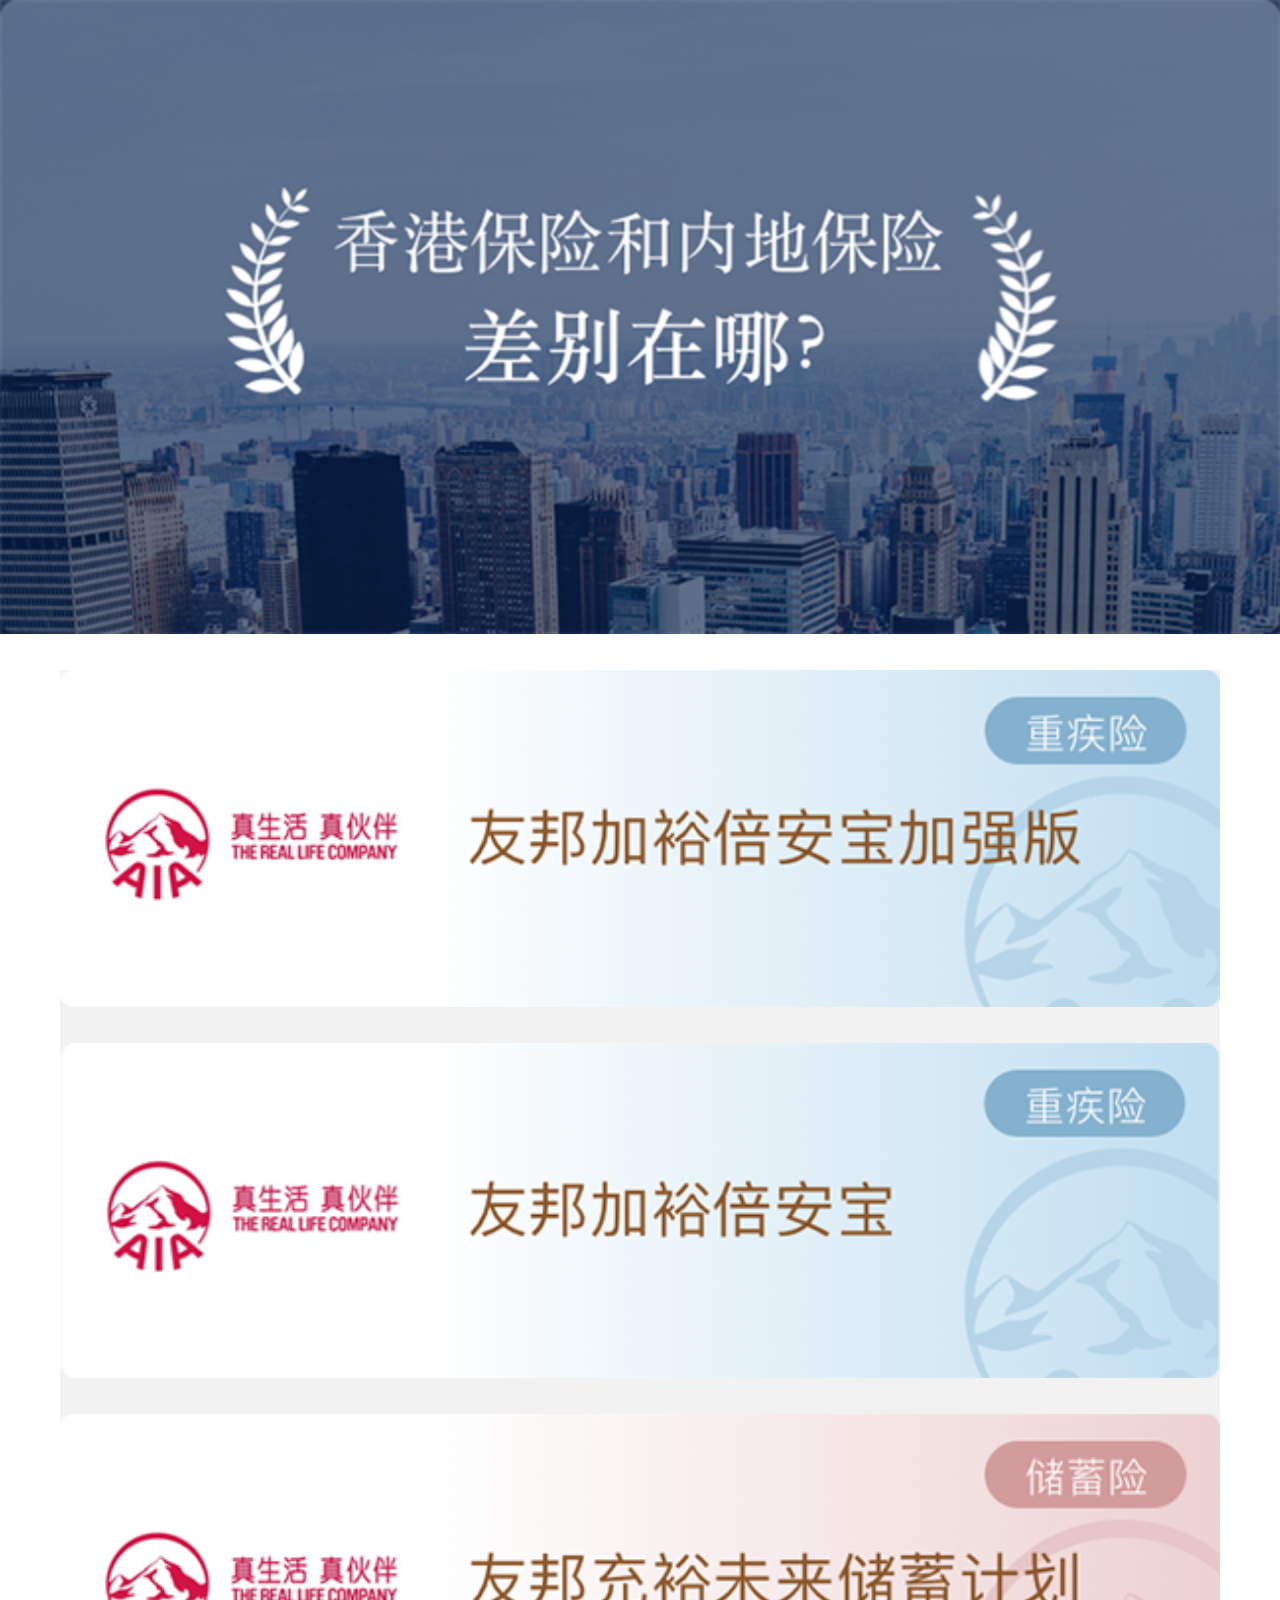
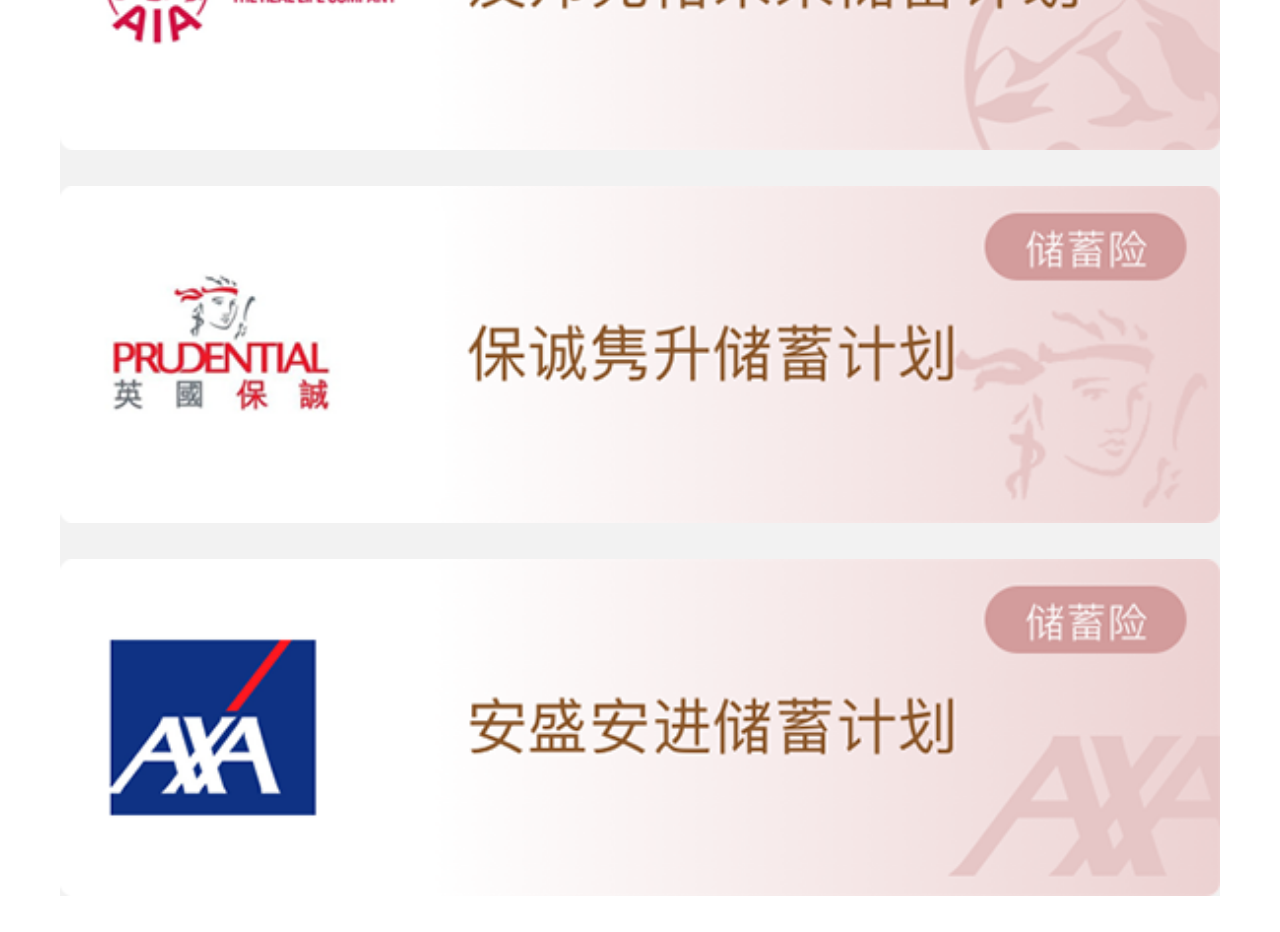
<file: index.html>
<!DOCTYPE html>
<html lang="en">
<head>
  <meta charset="UTF-8">
  <meta name="Keywords" content="">
  <meta name="Description" content="">
  <meta name="format-detection" content="telephone=no" />
  <meta name="format-detection" content="email=no" />
  <meta name="format-detection" content="address=no" />
  <meta name="format-detection" content="date=no" />
  <meta name="viewport" content="width=device-width,initial-scale=1,minimum-scale=1,maximum-scale=1,user-scalable=no" />
  <title>五款香港保险</title>
  <link rel="icon" href="img/favicon.ico" type="image/x-icon">
  <link rel="stylesheet" href="css/style.css">
  <script src="js/jquery.min.js" charset="utf-8"></script>
  <script type="text/javascript">
    $(document).ready(function() {
      $('.pep').click(function(event) {
        window.location.href = "html/customerInfo.html?insurance=pep";
      });
      $('.pe').click(function(event) {
        window.location.href = "html/customerInfo.html?insurance=pe";
      });
      $('.bpp2').click(function(event) {
        window.location.href = "html/customerInfo2.html?insurance=bpp2";
      });
      $('.egs').click(function(event) {
        window.location.href = "html/customerInfo2.html?insurance=egs";
      });
      $('.axa').click(function(event) {
        window.location.href = "html/customerInfo2.html?insurance=axa";
      });
    });
  </script>
</head>
<body>
  <div class="header">
    <image src="img/index/header.png"></image>
</div>
<ul class="insurance">
    <div class="insurance-img pep">
        <image src="img/index/yb_jy.png"></image>
    </div>
    <div class="insurance-img pe">
        <image src="img/index/jiayubeian.png"></image>
    </div>
    <div class="insurance-img ybcy bpp2">
        <image src="img/index/yb_cy.png"></image>
    </div>
    <div class="insurance-img bcys egs">
        <image src="img/index/juansheng.png"></image>
    </div>
    <div class="insurance-img asaj axa">
        <image src="img/index/anjin.png"></image>
    </div>
</ul>
</body>
</html>
</file>
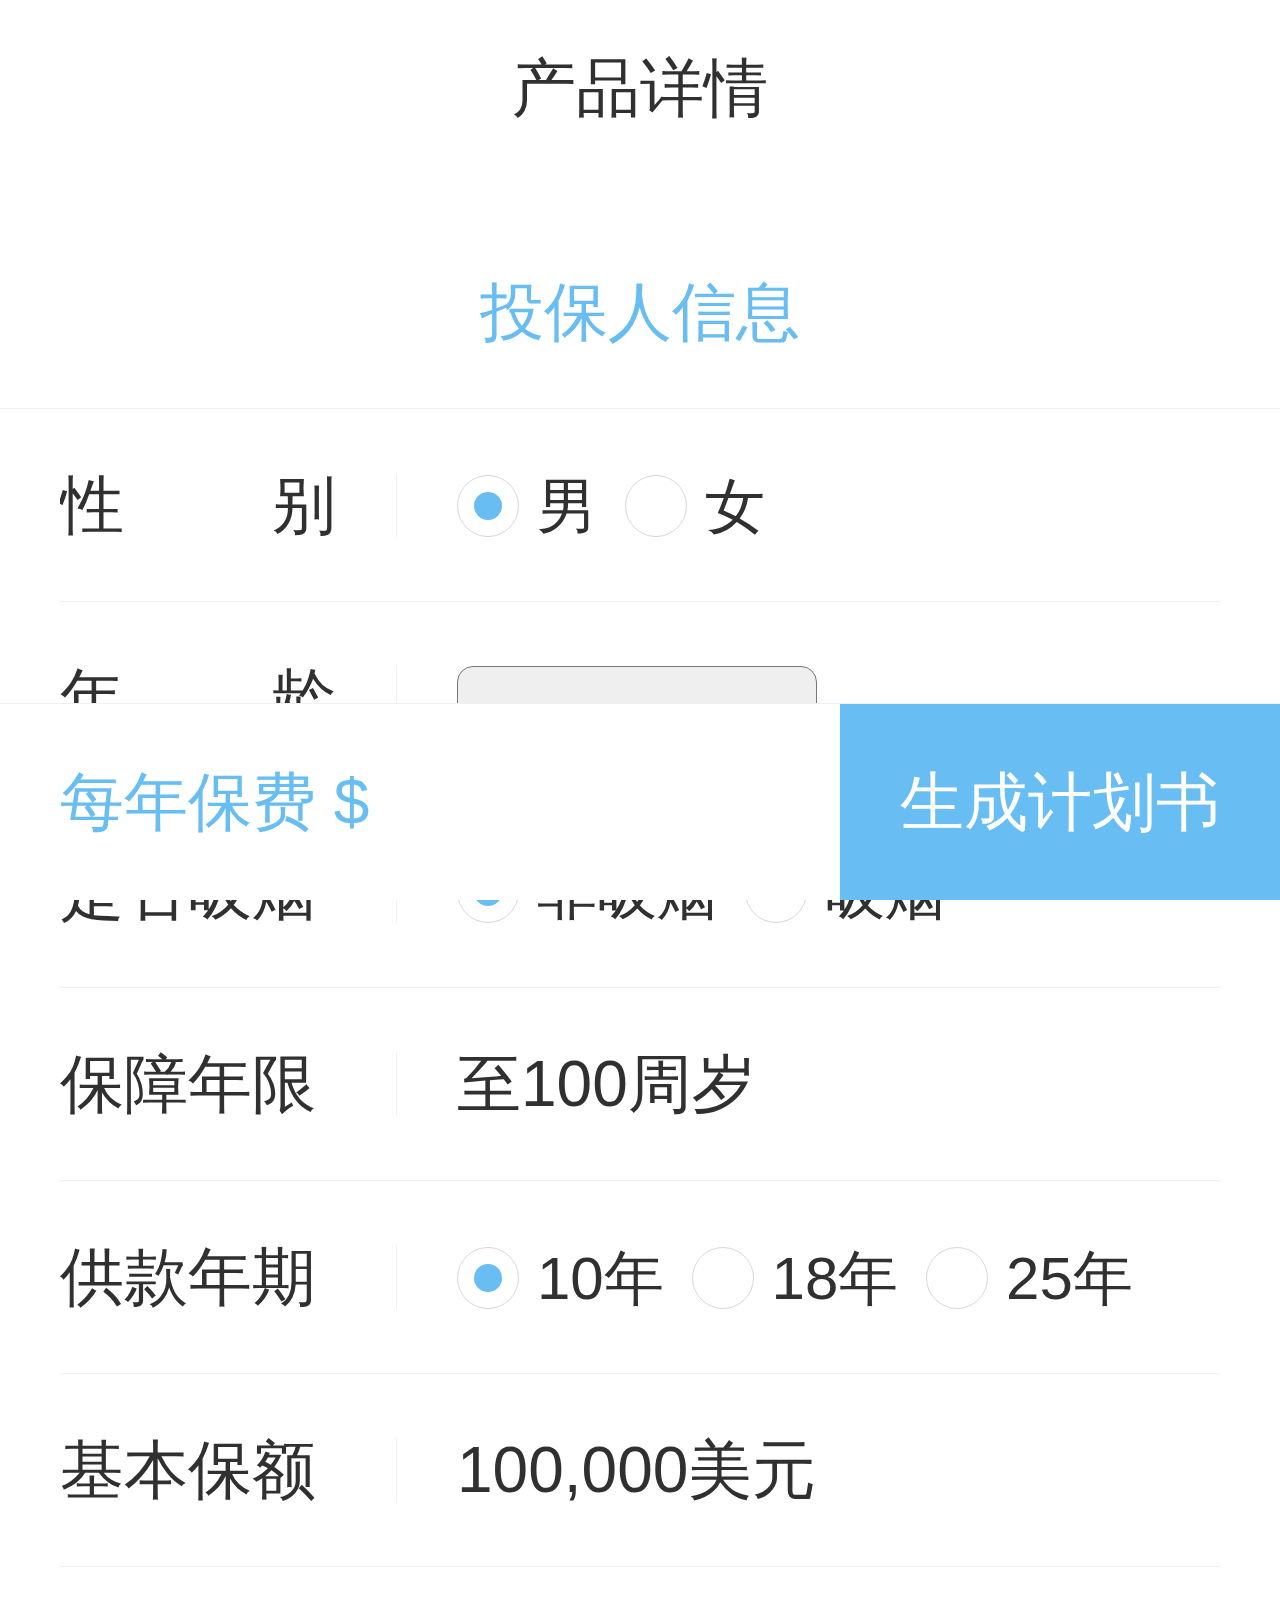
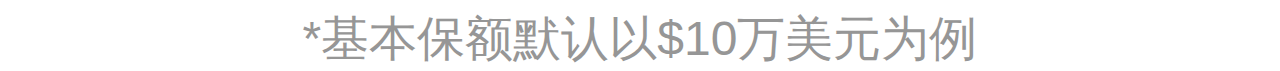
<file: html/customerInfo.html>
<!DOCTYPE html>
<html lang="en">
<head>
  <meta charset="UTF-8">
  <meta name="Keywords" content="">
  <meta name="Description" content="">
  <meta name="format-detection" content="telephone=no" />
  <meta name="format-detection" content="email=no" />
  <meta name="format-detection" content="address=no" />
  <meta name="format-detection" content="date=no" />
  <meta name="viewport" content="width=device-width,initial-scale=1,minimum-scale=1,maximum-scale=1,user-scalable=no" />
  <title>生成计划书</title>
  <link rel="icon" href="../img/favicon.ico" type="image/x-icon">
  <link rel="stylesheet" href="../css/style.css">
  <script src="../js/jquery.min.js" charset="utf-8"></script>
  <script type="text/javascript">
  $(document).ready(function() {
    var _href = window.location.href;
    var insurance = _href.split('?')[1].split('=')[1];
    var customerSex = $('.radioSex:checked').val();
    var customerSmoke = $('.radioSmoke:checked').val();
    var customerYears =$('.radioYears:checked').val();
    var customerAge = $('#customerAge option:selected').val();
    total();
    //储蓄险的颜色
    if(insurance == "pep") {
      $('.companyInfo').html('友邦加裕倍安保加强版');
      $('title').html('友邦加裕倍安保加强版');
    } else if (insurance == "pe") {
      $('.companyInfo').html('友邦加裕倍安保');
      $('title').html('友邦加裕倍安保');
    }
    //输入
    $('#customerAge').on('change',function(){
      customerAge = $('#customerAge option:selected').val();
      if (customerAge <= 16) {
        $('.radioSmokeN').attr('checked','checked');
        $('.radioSmokeY').attr('disabled','disabled');
        $('.radioSmokeY').parent().click(function(){
        });
      } else {
        $('.radioSmokeY').removeAttr('disabled','disabled');
      }
    })
    $('.radioSex').on('change',function(){
      customerSex = $('.radioSex:checked').val();
      total();
    })
    $('.radioSmoke').on('change',function(){
      customerSmoke = $('.radioSmoke:checked').val();
      total();
    })
    $('.radioYears').on('change',function(){
      customerYears =$('.radioYears:checked').val();
      total();
    })
    $('.doPlan').click(function(event) {
      window.location.href = "planbook.html?customerSex=" + customerSex + "&customerSmoke=" + customerSmoke + "&customerYears=" + customerYears + "&customerAge=" + customerAge + "&insurance=" + insurance;
    });
    //更新数据
    function total(){
      var type = '';
      var ytpeSmoke = '';
      var typeSex = '';
      if (customerSex == "女") {
        typeSex = "F";
      } else {
        typeSex = "M";
      }
      if (customerSmoke == "吸烟") {
        ytpeSmoke = "Y";
      } else {
        ytpeSmoke = "N";
      }
      type  = typeSex + ytpeSmoke;
      $.ajax({
        url: 'http://api.fundusd.com/v1/insurance/plans/' + insurance +'?period='+ customerYears + '&age=' + customerAge + '&type=' + type,
        type: 'GET',
        success:function(data){
          $('#premium').html(data[parseInt(customerAge) + 1].total);
        },
        error:function(){
          console.log("error");
        }
      });
    }
    //自杀函数
  });

  </script>
</head>
<body>
  <section class="customerImport">
    <div class="companyInfo">
      产品详情
    </div>
    <div class="customerTitle">
      投保人信息
    </div>
    <form class="" action="" method="post">
      <ul class="companyInfoUl" id="companyInfoUl">
        <li class="clr">
          <div class="liLeft sex flt">
            性别<span></span>
          </div>
          <div class="liRight flt">
            <label class="radio"  for="male"><input type="radio" name="sex" class="radioSex" value="男" id="male" checked="checked"><i></i>男</label>
            <label class="radio"  for="female"><input type="radio" name="sex" class="radioSex" id="female"value="女"><i></i>女</label>
          </div>
        </li>
        <li class="clr">
          <div class="liLeft sex flt">
            年龄<span></span>
          </div>
          <div class="liRight flt">
            <select id="customerAge" class="age_down"><option value="0">0</option><option value="1">1</option><option value="2">2</option><option value="3">3</option><option value="4">4</option><option value="5">5</option><option value="6">6</option><option value="7">7</option><option value="8">8</option><option value="9">9</option><option value="10">10</option><option value="11">11</option><option value="12">12</option><option value="13">13</option><option value="14">14</option><option value="15">15</option><option value="16">16</option><option value="17">17</option><option value="18">18</option><option value="19">19</option><option value="20"  selected="selected">20</option><option value="21">21</option><option value="22">22</option><option value="23">23</option><option value="24">24</option><option value="25">25</option><option value="26">26</option><option value="27">27</option><option value="28">28</option><option value="29">29</option><option value="30">30</option><option value="31">31</option><option value="32">32</option><option value="33">33</option><option value="34">34</option><option value="35">35</option><option value="36">36</option><option value="37">37</option><option value="38">38</option><option value="39">39</option><option value="40">40</option><option value="41">41</option><option value="42">42</option><option value="43">43</option><option value="44">44</option><option value="45">45</option><option value="46">46</option><option value="47">47</option><option value="48">48</option><option value="49">49</option><option value="50">50</option><option value="51">51</option><option value="52">52</option><option value="53">53</option><option value="54">54</option><option value="55">55</option><option value="56">56</option><option value="57">57</option><option value="58">58</option><option value="59">59</option><option value="60">60</option><option value="61">61</option><option value="62">62</option><option value="63">63</option><option value="64">64</option><option value="65">65</option></select>
          </div>
        </li>
        <li class="clr">
          <div class="liLeft sex flt">
            是否吸烟
          </div>
          <div class="liRight flt">
            <label class="radio"  for="noSmoke"><input type="radio" name="smoke" class="radioSmoke radioSmokeN" value="非吸烟" id="noSmoke" checked="checked"><i></i>非吸烟</label>
            <label class="radio"  for="smoke"><input type="radio" name="smoke" class="radioSmoke radioSmokeY" id="smoke"value="吸烟"><i></i>吸烟</label>
          </div>
        </li>
        <li class="clr">
          <div class="liLeft sex flt">
            保障年限
          </div>
          <div class="liRight flt">
            至100周岁
          </div>
        </li>
        <li class="clr">
          <div class="liLeft sex flt">
            供款年期
          </div>
          <div class="liRight flt">
            <label class="radio"  for="years10"><input type="radio" name="years" class="radioYears" value="10" id="years10" checked="checked"><i></i>10年</label>
            <label class="radio"  for="years18"><input type="radio" name="years" class="radioYears" id="years18"value="18"><i></i>18年</label>
            <label class="radio"  for="years25"><input type="radio" name="years" class="radioYears" id="years25"value="25"><i></i>25年</label>
          </div>
        </li>
        <li class="clr">
          <div class="liLeft sex flt">
            基本保额
          </div>
          <div class="liRight flt">
            100,000美元
          </div>
        </li>
      </ul>
      <p class="coverageTip">*基本保额默认以$10万美元为例</p>
    </form>
  </section>
  <footer class="clr">
    <div class="totalPremium flt">每年保费 $<i id="premium"></i></div>
    <div class="doPlan frt">生成计划书</div>
  </footer>

</body>
</html>
</file>
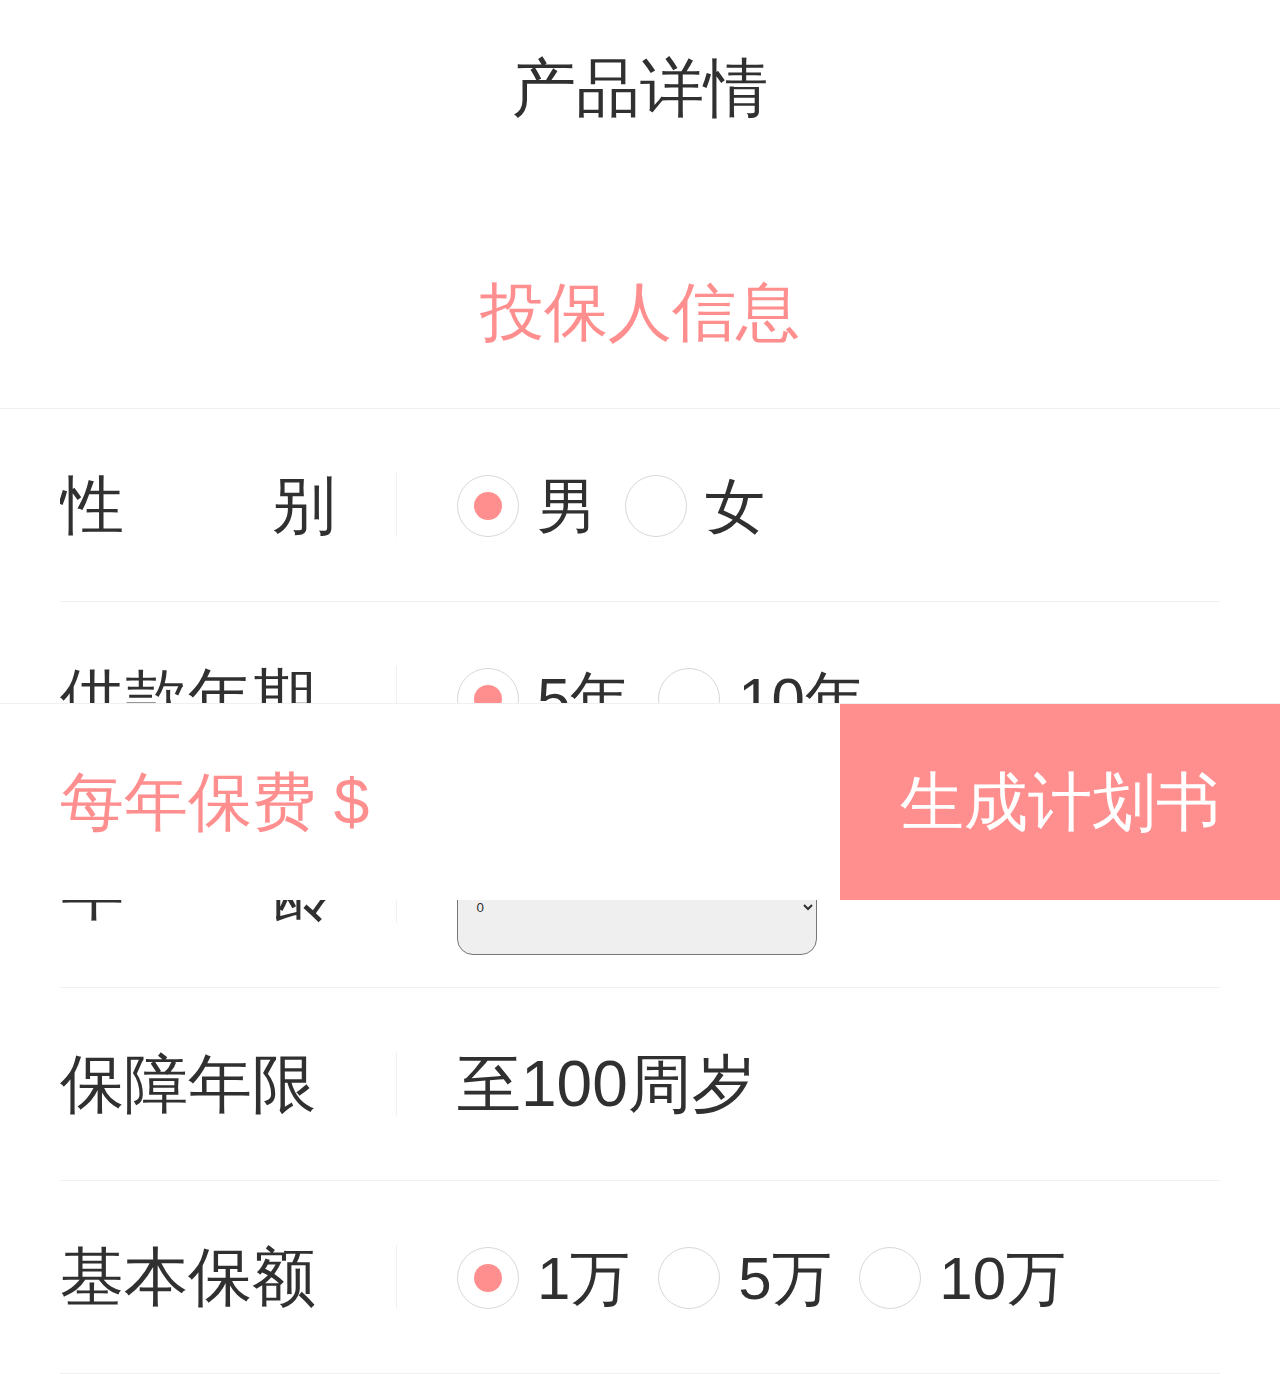
<file: html/customerInfo2.html>
<!DOCTYPE html>
<html lang="en">
<head>
  <meta charset="UTF-8">
  <meta name="Keywords" content="">
  <meta name="Description" content="">
  <meta name="format-detection" content="telephone=no" />
  <meta name="format-detection" content="email=no" />
  <meta name="format-detection" content="address=no" />
  <meta name="format-detection" content="date=no" />
  <meta name="viewport" content="width=device-width,initial-scale=1,minimum-scale=1,maximum-scale=1,user-scalable=no" />
  <title>生成计划书</title>
  <link rel="icon" href="../img/favicon.ico" type="image/x-icon">
  <link rel="stylesheet" href="../css/style.css">
  <script src="../js/jquery.min.js" charset="utf-8"></script>
  <script type="text/javascript">
  $(document).ready(function() {
    var _href = window.location.href;
    var insurance = _href.split('?')[1].split('=')[1];
    var customerSex = $('.radioSex:checked').val();
    var customerSmoke = "无关";
    var coverAge = $('.radioMoney:checked').val();
    var customerYears =$('.radioYears:checked').val();
    var customerAge = $('#customerAge').val();
    var slideOption = $('#customerAge option').clone(false);
    var selectLength = 70;
    if(insurance == "bpp2") {
      $('.companyInfo').html('友邦充裕未来储蓄计划');
      $('title').html('友邦充裕未来储蓄计划');
    } else if (insurance == "egs") {
      $('.companyInfo').html('保诚隽升储蓄计划');
      $('title').html('保诚隽升储蓄计划');
    }  else {
      $('.companyInfo').html('安盛安进储蓄计划');
      $('title').html('安盛安进储蓄计划');
    }
    createSelect(selectLength);
    total();
    //输入
    $('#customerAge').on('change',function(){
      customerAge = $('#customerAge').val();
      console.log(customerAge);
    })
    $('.radioSex').on('change',function(){
      customerSex = $('.radioSex:checked').val();
      total();
    })
    $('.radioMoney').on('change',function(){
      coverAge = $('.radioMoney:checked').val();
      total();
    })
    $('.radioYears').on('change',function(){
      customerYears =$('.radioYears:checked').val();
      if (customerYears == 5) {
         selectLength = 70;
      } else {
        selectLength = 75;
      }
      createSelect(selectLength);
      total();
    })
    $('.doPlan').click(function(event) {
      window.location.href = "planbook.html?customerSex=" + customerSex + "&customerSmoke=" + customerSmoke + "&customerYears=" + customerYears + "&customerAge=" + customerAge + "&insurance=" + insurance  +'&coverage=' + coverAge;
    });
    //更新数据
    function total(){
      var type = '';
      if (customerSex == "女") {
        type = "FN";
      } else {
        type = "MN";
      }
      console.log(insurance);
      console.log(coverAge);
      console.log(customerYears);
      console.log(type);
      console.log(customerAge);
      $.ajax({
        url: 'http://api.fundusd.com/v1/insurance/plans/' + insurance +'?coverage=' + coverAge + '&period='+ customerYears + '&type=' + type + '&age=' + customerAge,
        type: 'GET',
        success:function(data){
          console.log(data);
          $('#premium').html(data[parseInt(customerAge) + 1].money);
        },
        error:function(){
          console.log("error");
        }
      });
    }
    //select的长度
    function createSelect(selectLength){
      var slideOptionDom = "";
      $('#customerAge').empty();
      for(var i = 0; i <= selectLength; i++){
        slideOptionDom = slideOption.clone(false);
        slideOptionDom.val(i);
        slideOptionDom.html(i);
        $('#customerAge').append(slideOptionDom);
      }
    }
  });

  </script>
</head>
<body id="colorPink">
  <section class="customerImport customerImport2">
    <div class="companyInfo">
      产品详情
    </div>
    <div class="customerTitle">
      投保人信息
    </div>
    <form class="" action="" method="post">
      <ul class="companyInfoUl" id="companyInfoUl">
        <li class="clr">
          <div class="liLeft sex flt">
            性别<span></span>
          </div>
          <div class="liRight flt">
            <label class="radio"  for="male"><input type="radio" name="sex" class="radioSex" value="男" id="male" checked="checked"><i></i>男</label>
            <label class="radio"  for="female"><input type="radio" name="sex" class="radioSex" id="female"value="女"><i></i>女</label>
          </div>
        </li>
        <li class="clr">
          <div class="liLeft sex flt">
            供款年期
          </div>
          <div class="liRight flt">
            <label class="radio"  for="years5"><input type="radio" name="years" class="radioYears" value="5" id="years5" checked="checked"><i></i>5年</label>
            <label class="radio"  for="years10"><input type="radio" name="years" class="radioYears" id="years10"value="10"><i></i>10年</label>
          </div>
        </li>
        <li class="clr">
          <div class="liLeft sex flt">
            年龄<span></span>
          </div>
          <div class="liRight flt">
            <select id="customerAge" class="age_down"><option value="0">0</option></select>
          </div>
        </li>
        <li class="clr">
          <div class="liLeft sex flt">
            保障年限
          </div>
          <div class="liRight flt">
            至100周岁
          </div>
        </li>
        <li class="clr">
          <div class="liLeft sex flt">
            基本保额
          </div>
          <div class="liRight flt">
            <label class="radio"  for="money1"><input type="radio" name="money" class="radioMoney" value="1" id="money1" checked="checked"><i></i>1万</label>
            <label class="radio"  for="money5"><input type="radio" name="money" class="radioMoney" id="money5"value="5"><i></i>5万</label>
            <label class="radio"  for="money10"><input type="radio" name="money" class="radioMoney" id="money10"value="10"><i></i>10万</label>
          </div>
        </li>
      </ul>
      <!-- <p class="coverageTip">*基本保额默认以$10万美元为例</p> -->
    </form>
  </section>
  <footer class="clr">
    <div class="totalPremium flt">每年保费 $<i id="premium"></i></div>
    <div class="doPlan frt">生成计划书</div>
  </footer>

</body>
</html>
</file>
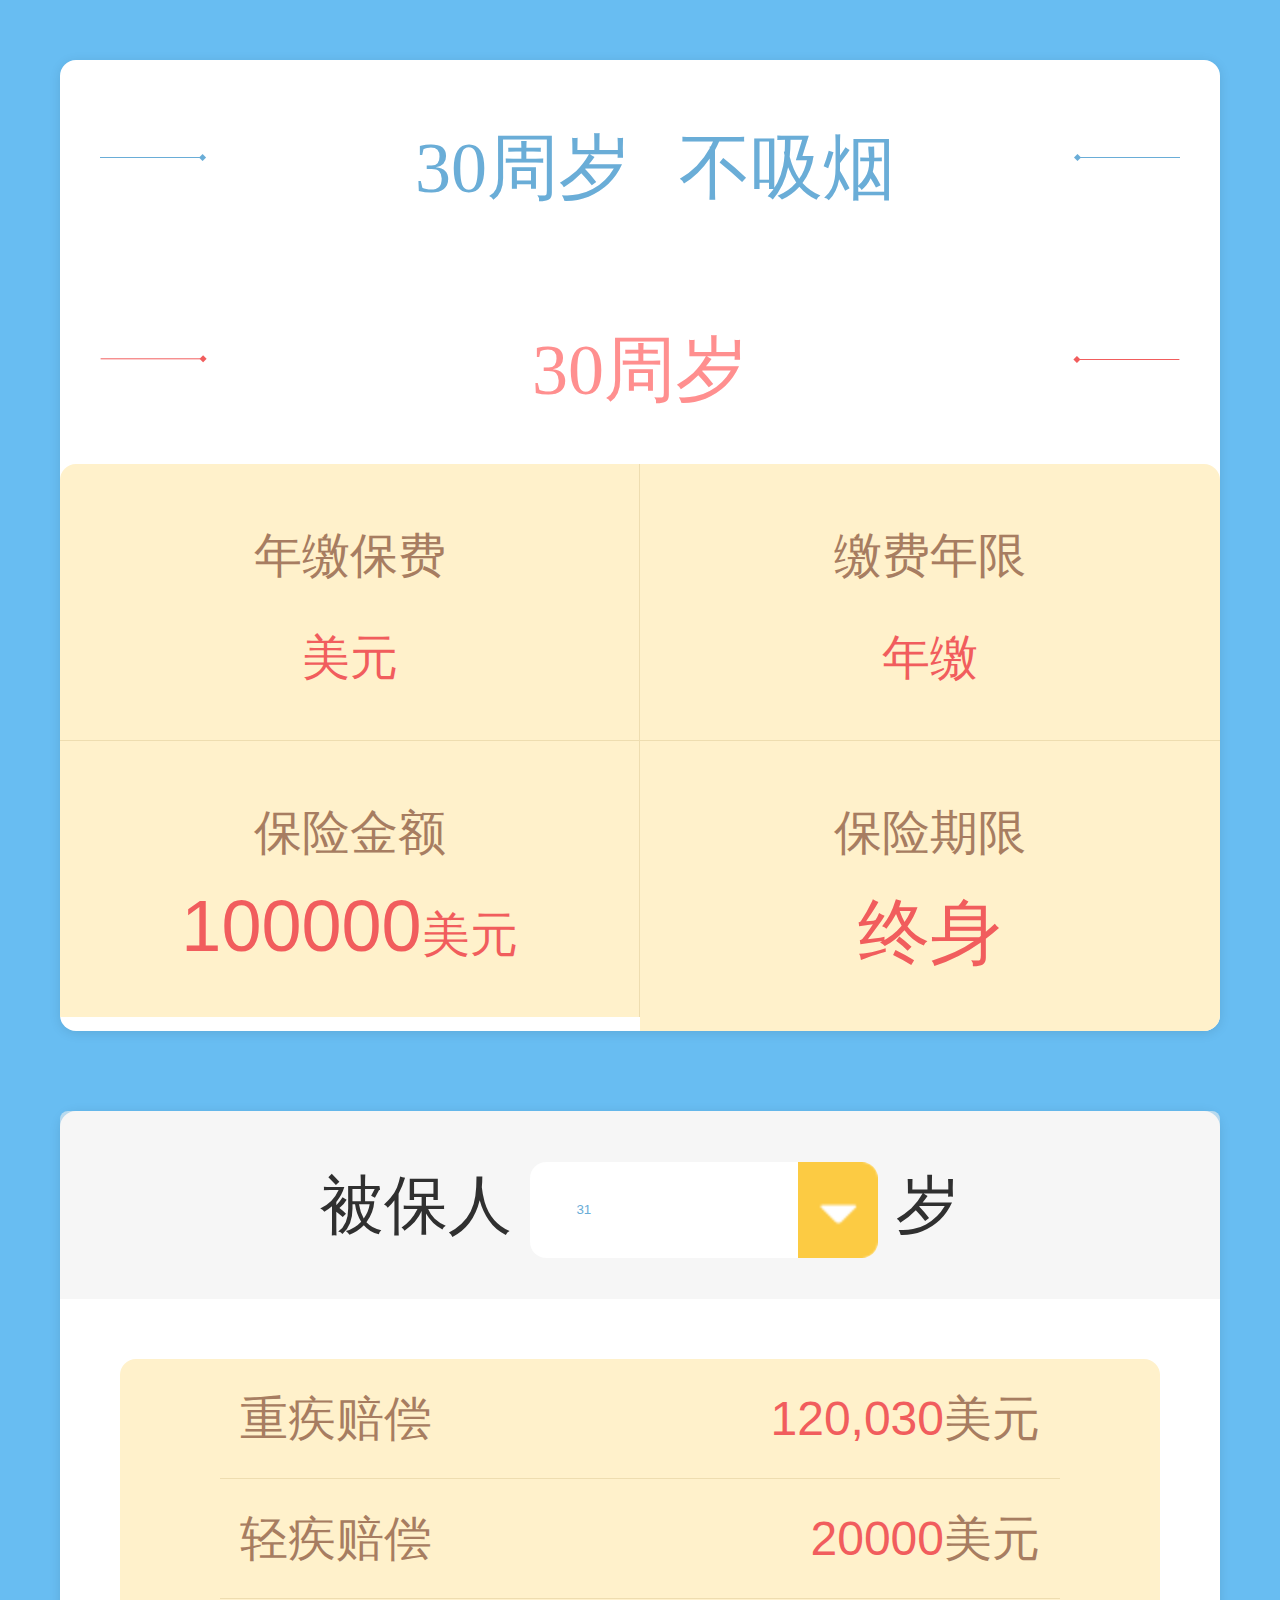
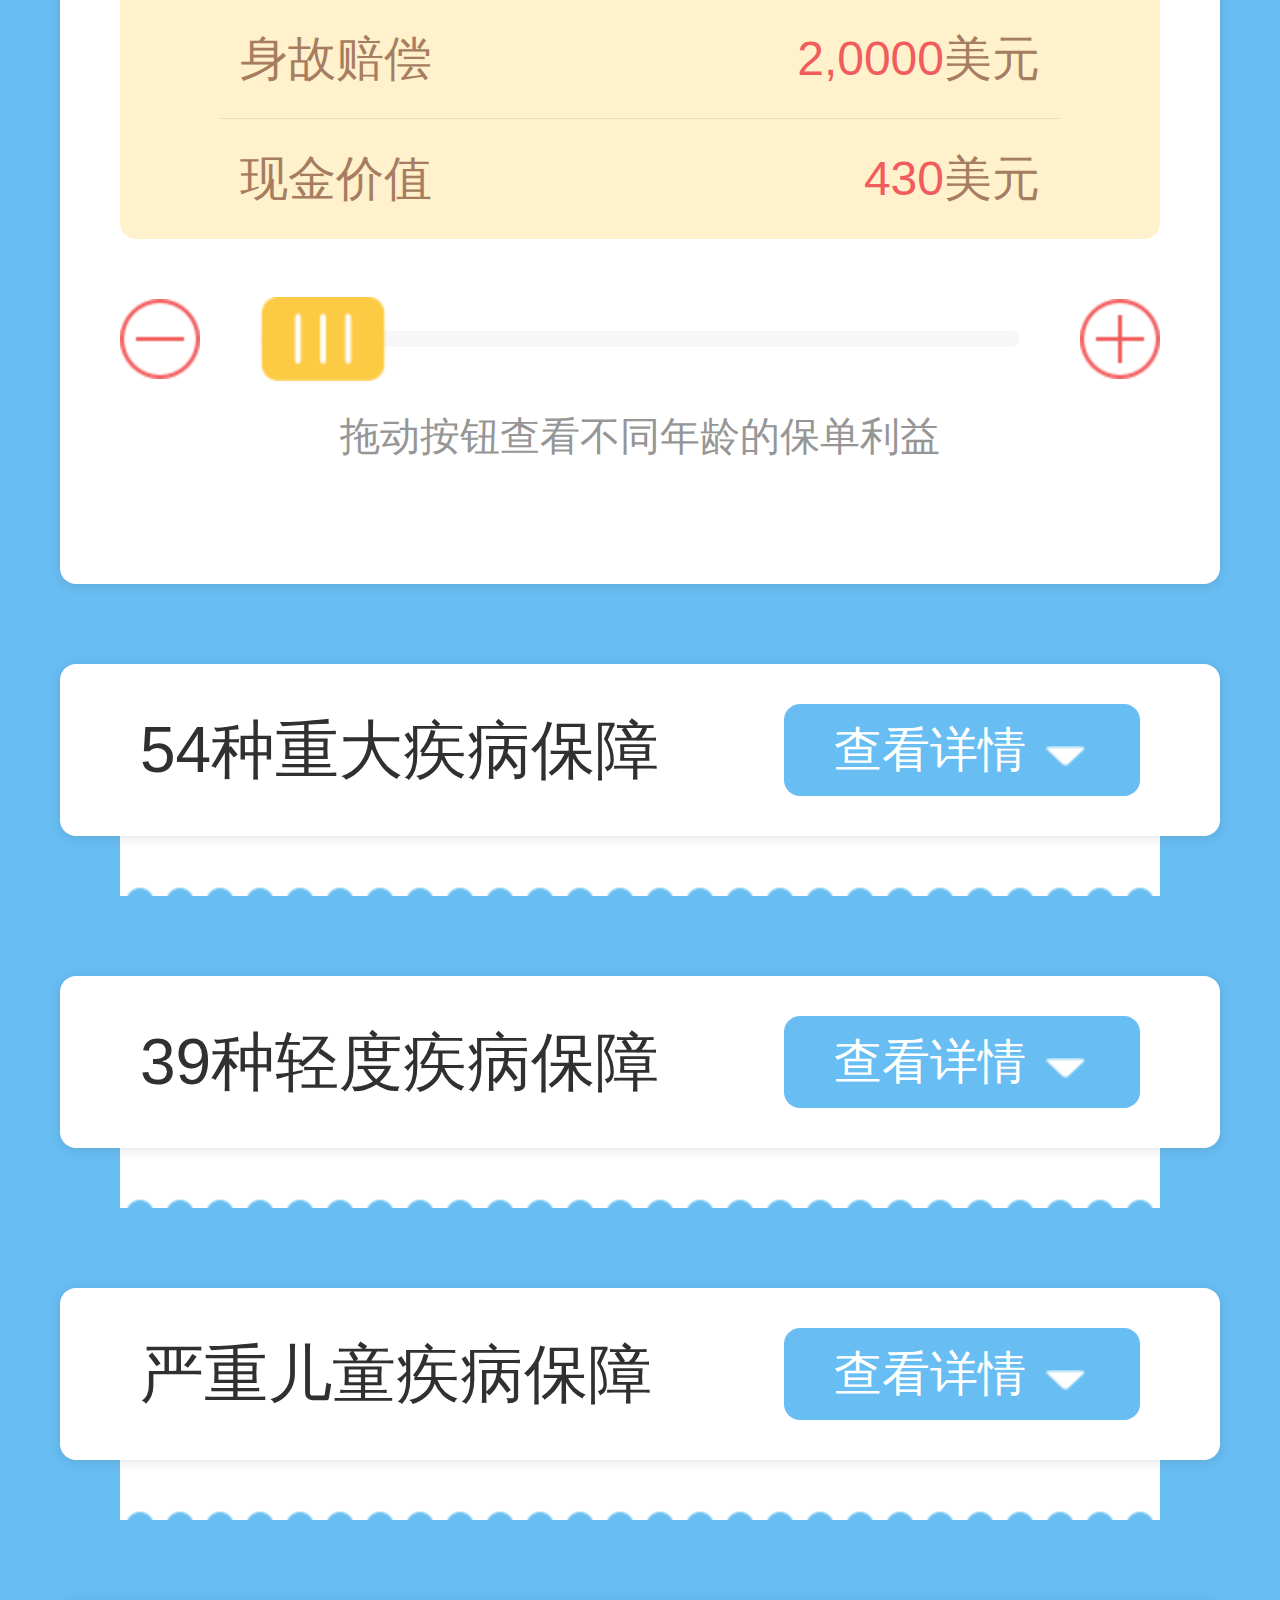
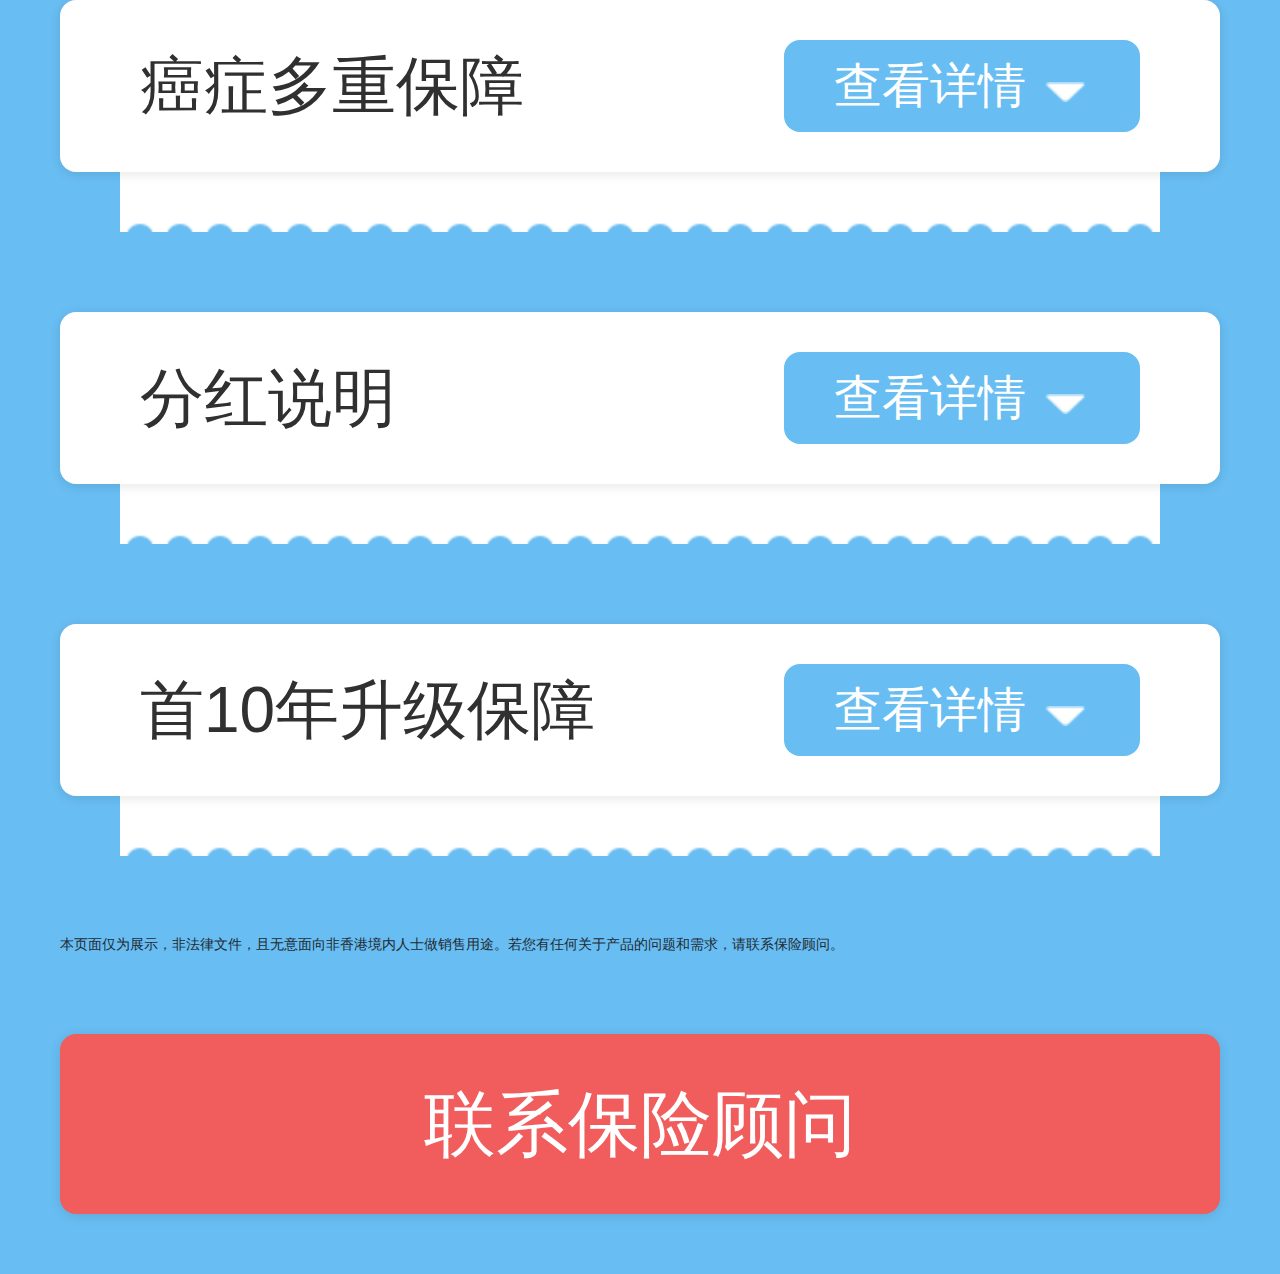
<file: html/planbook.html>
<!DOCTYPE html>
<html lang="en">

	<head>
		<meta charset="UTF-8">
		<meta name="Keywords" content="">
		<meta name="Description" content="">
		<meta name="format-detection" content="telephone=no" />
		<meta name="format-detection" content="email=no" />
		<meta name="format-detection" content="address=no" />
		<meta name="format-detection" content="date=no" />
		<meta name="viewport" content="width=device-width,initial-scale=1,minimum-scale=1,maximum-scale=1,user-scalable=no" />
		<title>加裕倍安保(加强版)计划书</title>
		<link rel="icon" href="../img/favicon.ico" type="image/x-icon">
		<link rel="stylesheet" href="../css/style.css">
		<script src="../js/jquery.min.js" charset="utf-8"></script>
		<script src="../js/jiayu.js" charset="utf-8"></script>
		<script type="text/javascript">
			function illnessDetail(obj) {
				obj = $(obj);
				if(obj.parents('.illnessBox').next().data('offon') == false) {
					obj.parents('.illnessBox').next().css('display', 'block');
					obj.parents('.illnessBox').next().data('offon', true);
					obj.find('i').addClass('active');
				} else {
					obj.parents('.illnessBox').next().css('display', 'none');
					obj.parents('.illnessBox').next().data('offon', false);
					obj.find('i').removeClass('active');
				}
			}
			$(document).ready(function() {

			});
		</script>
	</head>

	<body>
		<section class="planbook">
			<section class="m30 " style="margin-top:0.3rem;">
				<div class="guarantee guarantee1">
					<div class="customerInfo">
						<span class="customerSex mr15">
		        </span>
								<span class="customerAge mr15">
		          30周岁
		        </span>
								<span class="customerSmoke">
		          不吸烟
		        </span>
							</div>
						</div>
						<div class="guarantee guarantee2">
							<div class="customerInfo">
								<span class="customerSex mr15">

		        </span>
								<span class="customerAge mr15">
		          30周岁
		        </span>
					</div>
				</div>
				<div class="guaranteeDetail">
					<ul class="guarDetaUl clr">
						<li class="guarDetaLi flt">
							<p class="guarDetaLiTitle">年缴保费</p>
							<p class="guarDetaLiNum"><i class="guarDetaPremium"></i>美元</p>
						</li>
						<li class="guarDetaLi flt">
							<p class="guarDetaLiTitle">缴费年限</p>
							<p class="guarDetaLiNum"><i class="guarDetaAges"></i>年缴</p>
						</li>
						<li class="guarDetaLi flt">
							<p class="guarDetaLiTitle totalPrem">保险金额</p>
							<p class="guarDetaLiNum"><i class="guarDetaCoverage">100000</i>美元</p>
						</li>
						<li class="guarDetaLi flt">
							<p class="guarDetaLiTitle">保险期限</p>
							<p class="guarDetaLiNum"><i class="guarDetaTime">终身</i></p>
						</li>

					</ul>
				</div>
			</section>
			<section class="m30 slideSection">
				<div class="customer">
					<div class="customerage">
						<div class="recognizee">
							<i>被保人&nbsp;<select id="customerAge" class="age_down">
            <option value="31">31</option>

          </select>&nbsp;岁</i>
						</div>
						<ul id="incomeList">
							<li style="" id="zjbzjDIV">
								<em class="incomeLeft incomeEm sgpcbz">重疾赔偿</em>
								<em class="incomeRight incomeEm"><span id="zj">120,030</span>美元</em>
							</li>
							<li id="qjbzjDIV">
								<em class="incomeLeft incomeEm sgpczje">轻疾赔偿</em>
								<em class="incomeRight incomeEm"><span id="qj">20000</span>美元</em>
							</li>
							<li>
								<em class="incomeLeft incomeEm xjjzbz">身故赔偿</em>
								<em class="incomeRight incomeEm"><span id="sg">2,0000</span>美元</em>
							</li>
							<li>
								<em class="incomeLeft incomeEm xjjzzje">现金价值</em>
								<em class="incomeRight incomeEm"><span id="xj">430</span>美元</em>
							</li>
						</ul>
						<div id="incomeSlider">
							<div id="slider_container">
								<div class="controller_bar_1"></div>
								<div id="slider" class="ui-slider ui-slider-horizontal ui-widget ui-widget-content ui-corner-all">
									<div id="sliderDiv" class="ui-slider-range ui-widget-header ui-corner-all ui-slider-range-min" style="width: 0%; overflow: hidden;"></div>
									<span id="spanSlide" class="ui-slider-handle ui-state-default ui-corner-all" tabindex="0" style="left: 0%;"></span>
								</div>
								<div class="controller_bar_2"></div>
							</div>
							<p class="incomeTip1">拖动按钮查看不同年龄的保单利益</p>
							<!-- <p class="incomeTip2">一键对比香港和国内保险产品</p> -->

						</div>
					</div>
				</div>
			</section>
			<section class="slideDown">
				<section class="m30 illnessBox ">
					<div class="illnessInnerBox clr">
						<div class="illness illnessWei flt">
							54种重大疾病保障
						</div>
						<div class="illnessDetail1 illnessDetail frt" onclick="illnessDetail(this)">
							查看详情<i class="triangle1 triangle "></i>
						</div>
					</div>
				</section>
				<div class="checkDetailBtn checkDetailBtn1" data-offon="false">
					<div class="checkDetailBtnBg"></div>
					<div id="illBox2" style="overflow: hidden; display: block;">
						<ul class="protectdetailContain" id="checkreadBox2" style="overflow: visible; overflow: scroll;">
							<li class="rank2 rank">甲. 严重疾病：</li>
							<li class="rank3 rank">第1类 癌症</li>
							<li class="rank4 rank">1. 癌</li>
							<li class="rank3 rank">第2类 与心脏相关之疾病</li>
							<li class="rank4 rank">2. 心肌病</li>
							<li class="rank4 rank">3. 冠状动脉手术</li>
							<li class="rank4 rank">4. 心脏病</li>
							<li class="rank4 rank">5. 心瓣置换及修补</li>
							<li class="rank4 rank">6. 传染性心内膜炎</li>
							<li class="rank4 rank">7. 其他严重的冠状动脉疾病</li>
							<li class="rank4 rank">8. 肺动脉高血压(原发性)</li>
							<li class="rank4 rank">9. 主动脉手术</li>
							<li class="rank3 rank">第3类 与神经系统相关之疾病</li>
							<li class="rank4 rank">10. 亚尔兹默氏病/不可还原之器质性脑退化疾病</li>
							<li class="rank4 rank">11. 植物人</li>
							<li class="rank4 rank">12. 细菌性脑(脊)膜炎</li>
							<li class="rank4 rank">13. 良性脑肿瘤</li>
							<li class="rank4 rank">14. 昏迷</li>
							<li class="rank4 rank">15. 脑炎</li>
							<li class="rank4 rank">16. 偏瘫</li>
							<li class="rank4 rank">17. 严重头部创伤</li>
							<li class="rank4 rank">18. 运动神经原疾病</li>
							<li class="rank4 rank">19. 多发性硬化症</li>
							<li class="rank4 rank">20. 肌营养不良症</li>
							<li class="rank4 rank">21. 瘫痪</li>
							<li class="rank4 rank">22. 柏金逊症</li>
							<li class="rank4 rank">23. 脊髓灰质炎</li>
							<li class="rank4 rank">24. 进行性核上神经痳痹症</li>
							<li class="rank4 rank">25. 严重重症肌无力</li>
							<li class="rank4 rank">26. 中风</li>
							<li class="rank3 rank">第4类 与主要器官相关之疾病</li>
							<li class="rank4 rank">27. 急性坏死及出血性胰腺炎</li>
							<li class="rank4 rank">28. 再生障碍性贫血</li>
							<li class="rank4 rank">29. 慢性肝病</li>
							<li class="rank4 rank">30. 末期肺病</li>
							<li class="rank4 rank">31. 暴发性病毒性肝炎</li>
							<li class="rank4 rank">32. 肾衰竭</li>
							<li class="rank4 rank">33. 主要器官移植</li>
							<li class="rank4 rank">34. 肾髓质囊肿病</li>
							<li class="rank4 rank">35. 系统性红斑狼疮连狼疮性肾炎</li>
							<li class="rank4 rank">36. 系统性硬皮病</li>
							<li class="rank3 rank">第5类 其他严重疾病</li>
							<li class="rank4 rank">37. 因输血而感染爱滋病</li>
							<li class="rank4 rank">38. 失明</li>
							<li class="rank4 rank">39. 慢性肾上腺功能不全(即阿狄森氏病)</li>
							<li class="rank4 rank">40. 库贾氏病</li>
							<li class="rank4 rank">41. 伊波拉</li>
							<li class="rank4 rank">42. 象皮病</li>
							<li class="rank4 rank">43. 失聪</li>
							<li class="rank4 rank">44. 失去一肢及一眼</li>
							<li class="rank4 rank">45. 丧失语言能力</li>
							<li class="rank4 rank">46. 失去两肢</li>
							<li class="rank4 rank">47. 严重烧伤</li>
							<li class="rank4 rank">48. 坏死性筋膜炎(俗称食肉菌感染)</li>
							<li class="rank4 rank">49. 因职业感染人体免疫力缺乏病毒(HIV)</li>
							<li class="rank4 rank">50. 嗜铬细胞瘤</li>
							<li class="rank4 rank">51. 严重类风湿性关节炎</li>
							<li class="rank4 rank">52. 不能独立生活(保障期至65岁终止)</li>
							<li class="rank4 rank">53. 末期疾病</li>
							<li class="rank2 rank">乙. 非严重疾病：</li>
							<li class="rank4 rank">54. 须作手术之脑动脉瘤</li>
						</ul>
					</div>
				</div>
				<div class="checkreadBg read_up"></div>
				<section class="m30 illnessBox ">
					<div class="illnessInnerBox clr">
						<div class="illness illnessWei flt">
							39种轻度疾病保障
						</div>
						<div class="illnessDetail2 illnessDetail frt" onclick="illnessDetail(this)">
							查看详情<i class="triangle1 triangle "></i>
						</div>
					</div>
				</section>
				<div class="checkDetailBtn checkDetailBtn2" data-offon="false">
					<div class="checkDetailBtnBg"></div>
					<div id="illBox2" style="overflow: hidden; display: block;">
						<ul class="protectdetailContain" id="checkreadBox2" style="overflow: visible; overflow: scroll;">
							<li class="rank2 rank">甲. 严重疾病：</li>
							<li class="rank3 rank">第1类 癌症</li>
							<li class="rank4 rank">1. 原位癌</li>
							<li class="rank4 rank">2. 早期恶性肿瘤</li>
							<li class="rank3 rank">第2类 与心脏相关之疾病</li>
							<li class="rank4 rank">3. 主动脉疾病的血管介入治疗或主动脉瘤</li>
							<li class="rank4 rank">4. 心瓣膜疾病的次级创伤性治疗</li>
							<li class="rank4 rank">5. 次级严重心脏疾病</li>
							<li class="rank4 rank">6. 微创进行直接的冠状动脉搭桥手术</li>
							<li class="rank4 rank">7. 经皮穿刺冠状动脉介入</li>
							<li class="rank3 rank">第3类 与神经系统相关之疾病</li>
							<li class="rank4 rank">8. 于颈动脉进行血管成形术或内膜切除术</li>
							<li class="rank4 rank">9. 植入大脑内分流器</li>
							<li class="rank4 rank">10. 早期脑退化症（包括早期亚尔兹海默氏症）</li>
							<li class="rank4 rank">11. 大脑动脉瘤的血管介入治疗</li>
							<li class="rank4 rank">12. 次级严重细菌性脑(脊)膜炎</li>
							<li class="rank4 rank">13. 次级严重昏迷</li>
							<li class="rank4 rank">14. 次级严重脑炎</li>
							<li class="rank4 rank">15. 中度严重脑部损伤</li>
							<li class="rank4 rank">16. 中度严重瘫痪</li>
							<li class="rank4 rank">17. 严重精神病</li>
							<li class="rank4 rank">18. 脑硬膜下血肿手术</li>
							<li class="rank4 rank">19. 脑下垂体肿瘤切除手术</li>
							<li class="rank3 rank">第4类 与主要器官相关之疾病</li>
							<li class="rank4 rank">20. 胆道重建手术</li>
							<li class="rank4 rank">21. 慢性肺病</li>
							<li class="rank4 rank">22. 肝炎连肝硬化</li>
							<li class="rank4 rank">23. 次级严重再生障碍性贫血</li>
							<li class="rank4 rank">24. 次级严重肾脏疾病</li>
							<li class="rank4 rank">25. 次级严重系统性红斑狼疮</li>
							<li class="rank4 rank">26. 肝脏手术</li>
							<li class="rank4 rank">27. 主要器官移植(于器官移植轮候册名单上)</li>
							<li class="rank4 rank">28. 单肺切除手术</li>
							<li class="rank3 rank">第5类 其他疾病</li>
							<li class="rank4 rank">29. 糖尿病视网膜病变</li>
							<li class="rank4 rank">30. 周围动脉疾病的血管介入治疗</li>
							<li class="rank4 rank">31. 意外引致的脸部烧伤</li>
							<li class="rank4 rank">32. 意外受伤所需的面容重建手术</li>
							<li class="rank4 rank">33. 意外引致的次级严重身体烧伤</li>
							<li class="rank4 rank">34. 单耳失聪</li>
							<li class="rank4 rank">35. 失去一肢</li>
							<li class="rank4 rank">36. 单眼失明</li>
							<li class="rank4 rank">37. 骨质疏松症连骨折(保障期至70岁终止)</li>
							<li class="rank4 rank">38. 严重阻塞性睡眠窒息症</li>
							<li class="rank4 rank">39. 严重中枢神经性睡眠窒息症或混合性睡眠窒息症</li>
						</ul>
					</div>
				</div>
				<div class="checkreadBg read_up"></div>
				<section class="m30 illnessBox child">
					<div class="illnessInnerBox clr">
						<div class="illness illnessWei flt">
							严重儿童疾病保障
						</div>
						<div class="illnessDetail3 illnessDetail frt" onclick="illnessDetail(this)">
							查看详情<i class="triangle1 triangle "></i>
						</div>
					</div>
				</section>
				<div class="checkDetailBtn checkDetailBtn3" data-offon="false">
					<div class="checkDetailBtnBg"></div>
					<div id="illBox2" style="overflow: hidden; display: block;">
						<ul class="protectdetailContain" id="checkreadBox2" style="overflow: visible; overflow: scroll;">
							<li class="rank4 rank">1. 自闭症</li>
							<li class="rank4 rank">2. 因疾病或受伤导致智力缺陷</li>
							<li class="rank4 rank">3. 胰岛素依赖型糖尿病</li>
							<li class="rank4 rank">4. 俱心脏并发症的川崎病</li>
							<li class="rank4 rank">5. 成骨不全症第三型</li>
							<li class="rank4 rank">6. 严重哮喘</li>
							<li class="rank4 rank">7. 斯蒂尔病</li>
						</ul>
					</div>
				</div>
				<div class="checkreadBg read_up child"></div>
				<section class="m30 illnessBox pep">
					<div class="illnessInnerBox clr">
						<div class="illness illnessWei flt">
							癌症多重保障
						</div>
						<div class="illnessDetail4 illnessDetail frt" onclick="illnessDetail(this)">
							查看详情<i class="triangle1 triangle "></i>
						</div>
					</div>
				</section>
				<div class="checkDetailBtn checkDetailBtn4" data-offon="false">
					<div class="checkDetailBtnBg"></div>
					<div id="illBox2" style="overflow: hidden; display: block;">
						<div class="protectdetailContain" id="checkreadBox2" style="overflow: visible; overflow: scroll;">
							<p class=" rank"><img src="../img/planbook/picExplain.png" alt=""></p>
						</div>
					</div>
				</div>
				<div class="checkreadBg read_up pep"></div>

				<section class="m30 illnessBox ">
					<div class="illnessInnerBox clr">
						<div class="illness illnessWei flt">
							分红说明
						</div>
						<div class="illnessDetail5 illnessDetail frt" onclick="illnessDetail(this)">
							查看详情<i class="triangle1 triangle "></i>
						</div>
					</div>
				</section>
				<div class="checkDetailBtn checkDetailBtn5" data-offon="false">
					<div class="checkDetailBtnBg"></div>
					<div id="illBox2" style="overflow: hidden; display: block;">
						<div class="protectdetailContain" id="checkreadBox2" style="overflow: visible; overflow: scroll;">
							<p class=" rank">我们为您展示的总保额＝保证部分＋非保证部分：</p><br>
							<p class=" rank">－保证部分：即基本保额（本计划书为10万美金）＋额外赠送保额（仅限前10年）</p>
							<p class=" rank">－非保证部分：即保险公司预期的分红。实际分红可能与本计划书中展示数据有所差别，以保险公司
公司每年公布数据为准</p><br>
							<p class=" rank">现金价值＝保证部分＋非保证部分</p>
							<p class=" rank">－保证部分：前期较低，一般过了缴费年限后，现金价值保证部分就会超过总缴纳保费。</p>
							<p class=" rank">－非保证部分：即保险公司预期的分红。实际分红可能与本计划书中展示数据有所差别，以保险公司
公司每年公布数据为准</p>
						</div>
					</div>
				</div>
				<div class="checkreadBg read_up"></div>

				<section class="m30 illnessBox ">
					<div class="illnessInnerBox clr">
						<div class="illness illnessWei flt">
							首10年升级保障
						</div>
						<div class="illnessDetail5 illnessDetail frt" onclick="illnessDetail(this)">
							查看详情<i class="triangle1 triangle "></i>
						</div>
					</div>
				</section>
				<div class="checkDetailBtn checkDetailBtn5" data-offon="false">
					<div class="checkDetailBtnBg"></div>
					<div id="illBox2" style="overflow: hidden; display: block;">
						<div class="protectdetailContain" id="checkreadBox2" style="overflow: visible; overflow: scroll;">
							<p class=" rank">在首十个保障年度，我们会就54种危疾或身故保障提供额外赔偿，而您无须缴费额外保费：</p>
							<div class=" divRank">
								<table class="rankTable">
									<tr>
										<td>受保人投保时的年龄 </td>
										<td>赔偿额</td>
									</tr>
									<tr>
										<td>30岁或以下</td>
										<td> 额外50%原有基本保额</td>
									</tr>
									<tr>
										<td>30岁或以上</td>
										<td>额外35%原有基本保额</td>
									</tr>
								</table>
							</div><br>
							<p class=" rank">在保单第九年或受保人年满64岁生日后之紧随保单周年（以最先者为准），升级保障有一项转换特权，受保人可以选择将其转换成一份新的终身人寿或危疾保单，且新的保单不需核保即可通过。</p>
						</div>
					</div>
				</div>
				<div class="checkreadBg read_up"></div>
			</section>
			<section class="footerTip">
				本页面仅为展示，非法律文件，且无意面向非香港境内人士做销售用途。若您有任何关于产品的问题和需求，请联系保险顾问。
			</section>
			<div class="tele">
				<a href="tel:4000665598">联系保险顾问</a>
			</div>
		</section>
	</body>

</html>
</file>
<file: css/style.css>
html,body,div,span,applet,object,iframe,h1,h2,h3,h4,h5,h6,p,blockquote,pre,a,abbr,acronym,address,big,cite,code,del,dfn,em,font,img,ins,kbd,q,s,samp,small,strike,strong,sub,sup,tt,var,dd,dl,dt,li,ol,ul,fieldset,form,label,legend{margin:0;padding:0;border:0;outline:0}em,i{font-style:normal}img{display:block;width:100%;height:100%}p{margin-bottom:0}body,a,input,button{font-family:"PingFangSC-Regular","Arial","宋体";font-size:14px;outline:none;color:#666;text-decoration:none}ul{list-style-type:none;padding:0;margin:0}a{color:#428bca}a:hover{text-decoration:none}table{text-align:center;vertical-align:middle}th{text-align:center;vertical-align:middle}.flt{float:left}.frt{float:right}.clr{overflow:hidden}.mt5{margin-top:5px}.mt10{margin-top:10px}.mt15{margin-top:15px}.mt20{margin-top:20px}.mt5-i{margin-top:5px ! important}.mt10-i{margin-top:10px ! important}.mt15-i{margin-top:15px ! important}.mt20-i{margin-top:20px ! important}.mb5{margin-bottom:5px}.mb10{margin-bottom:10px}.mb15{margin-bottom:15px}.mb20{margin-bottom:20px}.mb5-i{margin-bottom:5px ! important}.mb10-i{margin-bottom:10px ! important}.mb15-i{margin-bottom:15px ! important}.mb20-i{margin-bottom:20px ! important}.ml5{margin-left:5px}.ml10{margin-left:10px}.ml15{margin-left:15px}.ml20{margin-left:20px}.ml5-i{margin-left:5px ! important}.ml10-i{margin-left:10px ! important}.ml15-i{margin-left:15px ! important}.ml20-i{margin-left:20px ! important}.mr5{margin-right:5px}.mr10{margin-right:10px}.mr15{margin-right:15px}.mr20{margin-right:20px}.mr5-i{margin-right:5px ! important}.mr10-i{margin-right:10px ! important}.mr15-i{margin-right:15px ! important}.mr20-i{margin-right:20px ! important}.pt5{padding-top:5px}.pt10{padding-top:10px}.pt15{padding-top:15px}.pt20{padding-top:20px}.pt5-i{padding-top:5px ! important}.pt10-i{padding-top:10px ! important}.pt15-i{padding-top:15px ! important}.pt20-i{padding-top:20px ! important}.pb5{padding-bottom:5px}.pb10{padding-bottom:10px}.pb15{padding-bottom:15px}.pb20{padding-bottom:20px}.pb5-i{padding-bottom:5px ! important}.pb10-i{padding-bottom:10px ! important}.pb15-i{padding-bottom:15px ! important}.pb20-i{padding-bottom:20px ! important}.pr5{padding-right:5px}.pr10{padding-right:10px}.pr15{padding-right:15px}.pr20{padding-right:20px}.pr5-i{padding-right:5px ! important}.pr10-i{padding-right:10px ! important}.pr15-i{padding-right:15px ! important}.pr20-i{padding-right:20px ! important}.pl5{padding-left:5px}.pl10{padding-left:10px}.pl15{padding-left:15px}.pl20{padding-left:20px}.pl5-i{padding-left:5px ! important}.pl10-i{padding-left:10px ! important}.pl15-i{padding-left:15px ! important}.pl20-i{padding-left:20px ! important}.block-center{display:block;margin-left:auto;margin-right:auto}.fz12{font-size:12px ! important}.fz14{font-size:14px ! important}.fz16{font-size:16px ! important}.fz18{font-size:18px ! important}.pre{position:relative ! important}.c-w{color:#fff}.c-b{color:#000}.c-9{color:#999}.c-6{color:#666}.c-3{color:#333}.c-w-i{color:#fff ! important}.c-b-i{color:#000 ! important}.c-9-i{color:#999 ! important}.c-6-i{color:#666 ! important}.c-3-i{color:#333 ! important}.t-c{text-align:center}.t-c-i{text-align:center ! important}.l-c{vertical-align:middle}.l-c-i{vertical-align:middle ! important}.bz-cb{box-sizing:content-box;-moz-box-sizing:content-box;-webkit-box-sizing:content-box}.bc-w{background:#fff}.bc-w-i{background:#fff ! important}.fw-in{font-weight:inherit ! important}.fw-b{font-weight:bold}.cs-p{cursor:pointer ! important}.clearfix:after{content:"";display:block;clear:both}.w1000{width:1000px;margin-left:auto;margin-right:auto}.w1024{width:1024px;margin-left:auto;margin-right:auto}.w900{width:900px;margin-left:auto;margin-right:auto}@media (max-width:1442px){html{font-size:225px}}@media (max-width:1282px){html{font-size:200px}}@media (max-width:1026px){html{font-size:160px}}@media (max-width:962px){html{font-size:150px}}@media (max-width:952px){html{font-size:148.4375px}}@media (max-width:902px){html{font-size:140.625px}}@media (max-width:802px){html{font-size:125px}}@media (max-width:775px){html{font-size:120.78125px}}@media (max-width:770px){html{font-size:120px}}@media (max-width:738px){html{font-size:115px}}@media (max-width:734px){html{font-size:114.375px}}@media (max-width:733px){html{font-size:114.21875px}}@media (max-width:669px){html{font-size:104.21875px}}@media (max-width:642px){html{font-size:100px}}@media (max-width:602px){html{font-size:93.75px}}@media (max-width:570px){html{font-size:88.75px}}@media (max-width:535px){html{font-size:83.28125px}}@media (max-width:437px){html{font-size:67.96875px}}@media (max-width:416px){html{font-size:64.6875px}}@media (max-width:413px){html{font-size:64.21875px}}@media (max-width:386px){html{font-size:60px}}@media (max-width:377px){html{font-size:58.59375px}}@media (max-width:362px){html{font-size:56.25px}}@media (max-width:322px){html{font-size:50px}}image{width:100%;height:100%}.header{width:100%}.insurance{background:#f2f2f2;margin:.18rem .30rem .16rem}.insurance-img{margin-bottom:.18rem}.m30{margin-right:.3rem;margin-left:.3rem;margin-bottom:.4rem;background:#fff;box-shadow:0 2px 12px 0 rgba(0,0,0,0.1);border-radius:0.08rem}.mr15{margin-right:.15rem}body{width:100%;height:100%}.planbook{background-color:#68bdf2;width:100%;height:100%;overflow:hidden}.guarantee1{padding-left:.3rem;padding-right:.3rem;position:relative}.guarantee1 .customerInfo{color:#6AADD7;font-family:STHeitiSC-Light;font-size:0.36rem;text-align:center;width:100%;padding-top:.3rem;padding-bottom:.23rem}.guarantee1:after{display:block;content:"";position:absolute;width:1.07rem;height:.07rem;background:url(../img/planbook/Group.png) no-repeat left center;top:0.45rem;left:0.2rem}.guarantee1:before{display:block;content:"";position:absolute;width:1.07rem;height:.07rem;background:url(../img/planbook/Group2.png) no-repeat right center;top:0.45rem;right:0.2rem}.guarantee2{padding-left:.3rem;padding-right:.3rem;position:relative}.guarantee2 .customerInfo{color:#ff8f8f;font-family:STHeitiSC-Light;font-size:0.36rem;text-align:center;width:100%;padding-top:.3rem;padding-bottom:.23rem}.guarantee2:after{display:block;content:"";position:absolute;width:1.07rem;height:.07rem;background:url(../img/planbook/Group3.png) no-repeat left center;top:0.45rem;left:0.2rem}.guarantee2:before{display:block;content:"";position:absolute;width:1.07rem;height:.07rem;background:url(../img/planbook/Group4.png) no-repeat right center;top:0.45rem;right:0.2rem}.guarDetaUl{width:100%;border-radius:0.08rem}.guarDetaUl .guarDetaLi{width:50%;background-color:#fff1cb;box-sizing:border-box;-webkit-box-sizing:border-box}.guarDetaUl .guarDetaLi:nth-child(1){border-right:1px solid #EEDDB0}.guarDetaUl .guarDetaLi:nth-child(3){border-top:1px solid #EEDDB0;border-right:1px solid #EEDDB0}.guarDetaUl .guarDetaLi:nth-child(4){border-top:1px solid #EEDDB0}.guarDetaUl .guarDetaLi p{text-align:center;font-size:.24rem}.guarDetaUl .guarDetaLi .guarDetaLiTitle{color:#A77D61;margin-top:.3rem;margin-bottom:.1rem}.guarDetaUl .guarDetaLi .guarDetaLiNum{color:#F15D5D;margin-bottom:.25rem}.guarDetaUl .guarDetaLi .guarDetaLiNum i{font-size:0.36rem}.customer .customerage{width:100%;text-align:center}.customer .customerage .recognizee{background:rgba(240,240,240,0.6);border-radius:8px 8px 0 0;font-size:.32rem;color:#303030;height:.94rem;line-height:.94rem}.customer .customerage .recognizee i{font-size:.32rem}.customer .customerage .recognizee i select{display:inline-block;width:30%;padding-left:4%;padding-right:28px;box-sizing:border-box;-webkit-box-sizing:border-box;vertical-align:middle;color:#6AADD7;border:none;border-radius:0.08rem;-webkit-border-radius:0.08rem;-webkit-appearance:none;height:.48rem;line-height:.48rem;background:#fff url(../img/planbook/arrowDown.png) no-repeat right top;background-size:0.4rem 0.48rem}.age_up{background:#fff url(../img/planbook/btns.png) no-repeat right top;background-size:32% 100%}.slideSection #incomeList{margin:0.3rem 0.3rem 0;background:#fff1cb;border-radius:0.08rem}.slideSection #incomeList li{margin:0 0.5rem;box-sizing:border-box;border-bottom:1px solid #EEDDB0;height:.6rem;line-height:.6rem;font-size:.24rem;color:#A77D61}.slideSection #incomeList li em{width:50%;float:left;box-sizing:border-box;-webkit-box-sizing:border-box}.slideSection #incomeList li em span{color:#F15D5D}.slideSection #incomeList li em.incomeLeft{text-align:left;padding-left:0.1rem}.slideSection #incomeList li em.incomeRight{text-align:right;padding-right:0.1rem}.slideSection #incomeList li:last-child{border-bottom:none}#incomeSlider{margin:0.3rem  0.3rem 0;padding-bottom:0.3rem}#incomeSlider #slider_container{display:-webkit-box}#incomeSlider .controller_bar_1{width:0.4rem;height:0.4rem;background-image:url(../img/planbook/reduce.png);background-repeat:no-repeat;background-size:0.4rem }#incomeSlider .controller_bar_2{width:0.4rem;height:0.4rem;background-image:url(../img/planbook/add.png);background-repeat:no-repeat;background-size:0.4rem 0.4rem}#slider{margin:0.16rem 0.3rem;background-color:#F7F7F7 ;border-radius:0.04rem;-webkit-box-flex:1;height:0.08rem;position:relative}#slider .ui-slider-handle{background:url(../img/planbook/btns.png) no-repeat left top;background-size:0.63rem 0.42rem;position:absolute;top:-0.17rem;width:0.63rem;height:0.42rem}#slider .ui-slider-range{background-color:#fccb43 ;height:0.08rem}.incomeTip1{margin:0.15rem 0 0.3rem;font-size:0.2rem;color:#969696;text-align:center}.incomeTip2{background:#68bdf2;color:#fff;border-radius:0.08rem;width:3.42rem;height:.46rem;line-height:0.46rem;font-size:.24rem;margin:0 auto}.illnessBox{padding:0.2rem 0.4rem;margin-bottom:0;position:relative;z-index:2}.illness{font-size:.32rem;color:#303030;height:.46rem;line-height:.46rem}.illnessDetail{background:#68bdf2;border-radius:0.08rem;width:1.78rem;height:.46rem;line-height:0.46rem;color:#fff;font-size:.24rem;padding:0 0.25rem;box-sizing:border-box;-moz-box-sizing:border-box;-webkit-box-sizing:border-box}.illnessDetail i{width:.2rem;height:.1rem;padding-left:.1rem;background:url(../img/planbook/triangleDown.png) no-repeat;background-size:0.2rem 0.1rem;background-position:0.1rem center;display:inline-block}.illnessDetail i.active{background:url(../img/planbook/triangleUp.png) no-repeat}.checkDetailBtn{margin:0 0.6rem;width:5.2rem;background:#fff;display:none}#illBox2{height:2.86rem;background:#FFFFFF;padding-top:0.3rem}.checkDetailBtn .protectdetailContain{width:100%;height:100%;overflow:scroll}.checkDetailBtn .protectdetailContain li{margin:0 0.27rem;border-bottom:1px solid #f0f0f0;font-size:0.2rem;color:font6B;padding-left:.15rem;padding-top:.15rem;padding-bottom:.15rem}.checkDetailBtn .protectdetailContain li.rank3{padding-left:.3rem}.checkDetailBtn .protectdetailContain li.rank4{padding-left:.6rem}.checkDetailBtn .protectdetailContain p{margin:0 0.27rem;font-size:0.2rem;color:font6B}.checkDetailBtn .protectdetailContain .divRank{margin:0 0.27rem}.checkDetailBtn .protectdetailContain .rankTable{width:100%;margin-top:0.12rem;border-collapse:collapse;font-size:0.2rem;box-sizing:border-box;-moz-box-sizing:border-box;-webkit-box-sizing:border-box}.checkDetailBtn .protectdetailContain .rankTable td{border:1px solid #303030;height:.48rem;line-height:.48rem;text-align:center}.checkDetailBtn .protectdetailContain .rankTable tr:first-child td:nth-child(1),.checkDetailBtn .protectdetailContain .rankTable tr:first-child td:nth-child(2){background:#68bdf2}.read_up{margin:0 0.6rem 0.4rem;width:5.2rem;height:.3rem;background:url(../img/planbook/lace.png) no-repeat left bottom;background-size:100% 100%}.footerTip{background-color:#68bdf2;font-size:fontSize24;color:#212B32;margin-right:.3rem;margin-left:.3rem;margin-bottom:.4rem}.tele{background:#F15D5D;box-shadow:0 2px 12px 0 rgba(0,0,0,0.1);border-radius:0.08rem;height:.9rem;line-height:.9rem;text-align:center;margin:0.3rem}.tele a{color:#fff;font-size:0.36rem}.customerImport{width:100%;height:100%;color:#303030;font-size:.32rem;background:#fff}.customerImport .companyInfo{height:.88rem;line-height:.88rem;text-align:center;margin-bottom:.2rem}.customerImport .customerTitle{height:.96rem;line-height:.96rem;text-align:center;color:#68BDF2;border-bottom:1px solid #f0f0f0}.customerImport .companyInfoUl{margin:0 0.3rem}.customerImport .companyInfoUl li{height:.96rem;line-height:.96rem;border-bottom:1px solid #f0f0f0}.customerImport .companyInfoUl li .liLeft{height:0.32rem;line-height:0.32rem;margin:0.32rem 0;padding-right:.3rem;border-right:1px solid #f0f0f0;width:1.38rem;text-align:justify}.customerImport .companyInfoUl li .liLeft span{display:inline-block;padding-left:100%}.customerImport .companyInfoUl li .liRight{padding-left:.3rem;height:0.32rem;line-height:0.32rem;margin:0.32rem 0}.customerImport .companyInfoUl li .radioSex{color:#68bdf2}.customerImport .companyInfoUl li select{display:inline-block;width:1.8rem;padding-left:4%;padding-right:28px;box-sizing:border-box;-webkit-box-sizing:border-box;vertical-align:middle;color:#303030;border-radius:0.08rem;-webkit-border-radius:0.08rem;height:.48rem;line-height:.48rem}.customerImport .companyInfoUl li .radio{padding-left:0.4rem;margin-right:0.05rem;line-height:0.32rem;height:0.32rem;cursor:pointer;font-size:0.3rem;position:relative;display:inline-block}.customerImport .companyInfoUl li .radio input{position:absolute;left:-9999px}.customerImport .companyInfoUl li .radio i{position:absolute;top:0;left:0;display:block;width:0.3rem;height:0.3rem;border-width:1px;border-style:solid;border-color:#D8D8D8;background:#fff;border-radius:50%}.customerImport .companyInfoUl li .radio input+i:after{content:'';top:0.08rem;left:0.08rem;width:0.14rem;height:0.14rem;border-radius:50%;background-color:#fff;position:absolute;border-color:#D8D8D8}.customerImport .companyInfoUl li .radio input:checked+i{border-color:#D8D8D8}.customerImport .companyInfoUl .radio input:checked+i:after{background-color:#68bdf2}.customerImport .coverageTip{font-size:.24rem;color:#969696;margin-top:.2rem;text-align:center}footer{position:fixed;bottom:0;border-top:1px solid #f0f0f0;background:#fff;width:100%;height:.98rem}footer .totalPremium{padding-left:.3rem;line-height:0.98rem;font-size:0.32rem;color:#68bdf2;box-sizing:border-box;-moz-box-sizing:border-box;-webkit-box-sizing:border-box}footer .doPlan{font-size:.32rem;color:#FFFFFF;background:#68bdf2;text-align:center;height:.98rem;line-height:.98rem;padding:0 0.3rem}#colorPink .radio input:checked+i:after{background-color:#ff8f8f}#colorPink .customerTitle{color:#ff8f8f}#colorPink footer .totalPremium{color:#ff8f8f}#colorPink footer .doPlan{background:#ff8f8f}
</file>
